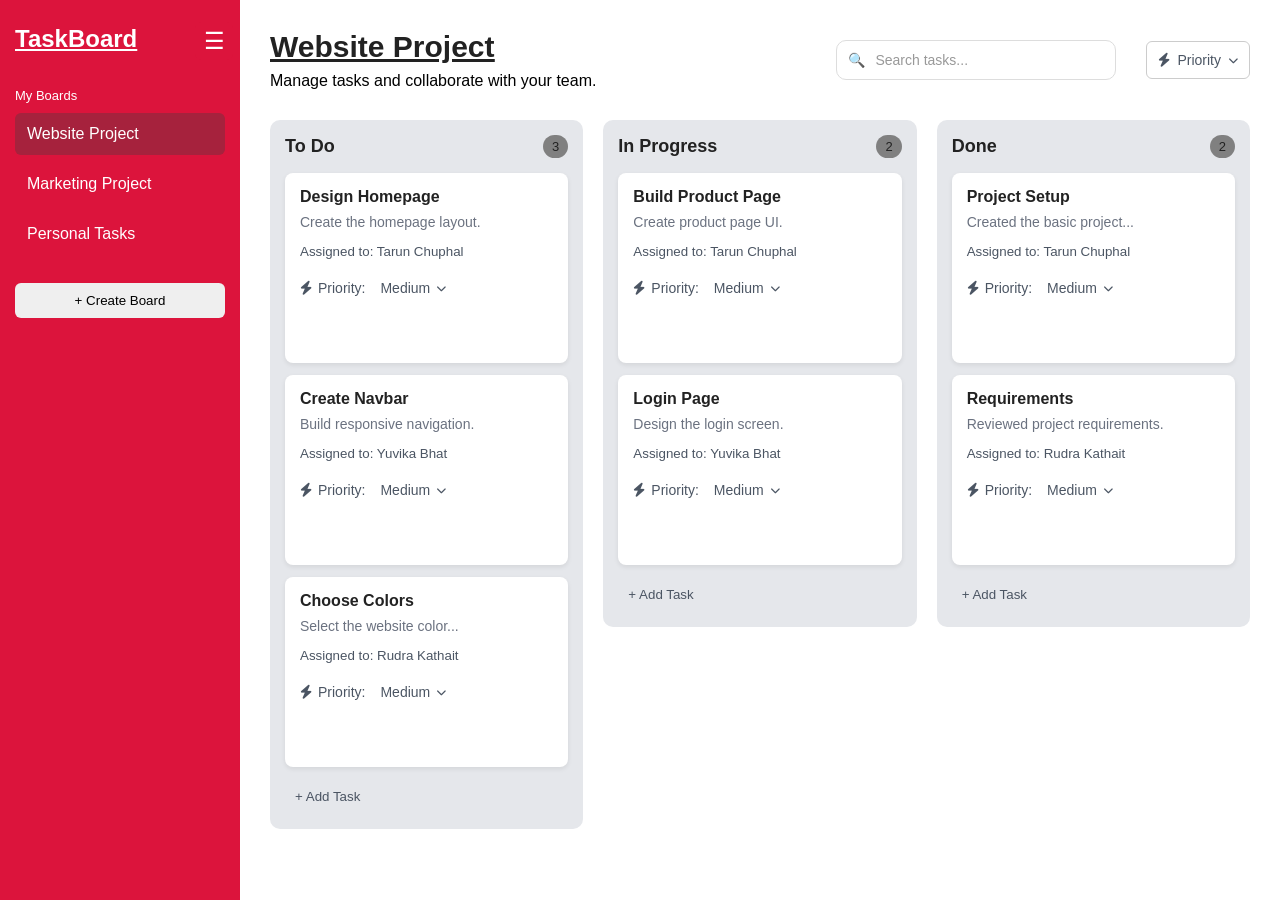
<file: index.html>
<!DOCTYPE html>
<html lang="en">

<head>
    <meta charset="UTF-8">
    <meta name="viewport" content="width=device-width, initial-scale=1.0">

    <title>Collaborative Task Board</title>

    <link rel="stylesheet" href="style.css">

    <link
        rel="stylesheet"
        href="https://cdnjs.cloudflare.com/ajax/libs/font-awesome/6.5.2/css/all.min.css">
</head>

<body>

    <div class="app">

        <!-- =========================
             SIDEBAR
        ========================== -->

        <div class="sidebar-container">

            <aside class="sidebar">

                <div class="sidebar-header">
                    <h2><u>TaskBoard</u></h2>
                </div>

                <p class="sidebar-title">
                    My Boards
                </p>

                <div
                    class="board-item active"
                    data-board="website">
                    Website Project
                </div>

                <div
                    class="board-item"
                    data-board="marketing">
                    Marketing Project
                </div>

                <div
                    class="board-item"
                    data-board="personal">
                    Personal Tasks
                </div>

                <button class="create-board">
                    + Create Board
                </button>

            </aside>

            <button id="toggleSidebar">
                ☰
            </button>

        </div>


        <!-- =========================
             MAIN CONTENT
        ========================== -->

        <main class="main-content">

            <!-- BOARD HEADER -->

            <header class="board-header">

                <div>

                    <h1>
                        <u>Website Project</u>
                    </h1>

                    <p>
                        Manage tasks and collaborate with your team.
                    </p>

                </div>


                <!-- HEADER CONTROLS -->

                <div class="header-controls">

                    <!-- SEARCH -->

                    <div class="search-box">

                        <input
                            type="text"
                            id="searchInput"
                            placeholder="Search tasks...">

                        <button
                            id="clearSearch"
                            type="button">
                            ×
                        </button>

                    </div>


                    <!-- PRIORITY FILTER -->

                    <div class="filter-box">

                        <button
                            id="priorityFilterBtn"
                            type="button">

                            <i class="fa-solid fa-bolt"></i>

                            <span>
                                Priority
                            </span>

                            <i class="fa-solid fa-chevron-down"></i>

                        </button>


                        <div
                            id="priorityFilterOptions"
                            class="filter-options">

                            <button data-priority="all">
                                All Priorities
                            </button>

                            <button data-priority="Highest">

                                <i class="fa-solid fa-angles-up"></i>

                                Highest

                            </button>

                            <button data-priority="High">

                                <i class="fa-solid fa-caret-up"></i>

                                High

                            </button>

                            <button data-priority="Medium">

                                <i class="fa-solid fa-minus"></i>

                                Medium

                            </button>

                            <button data-priority="Low">

                                <i class="fa-solid fa-caret-down"></i>

                                Low

                            </button>

                            <button data-priority="Lowest">

                                <i class="fa-solid fa-angles-down"></i>

                                Lowest

                            </button>

                            <button data-priority="Hotfix">

                                <i class="fa-solid fa-fire-flame-curved"></i>

                                Hotfix

                            </button>

                        </div>

                    </div>

                </div>

            </header>


            <!-- =========================
                 BOARD
            ========================== -->

            <section class="board">


                <!-- TO DO -->

                <div class="list">

                    <div class="list-header">

                        <h2>
                            To Do
                        </h2>

                        <span class="task-count">
                            3
                        </span>

                    </div>


                    <div class="task-card">

                        <h3>
                            Design Homepage
                        </h3>

                        <p>
                            Create the homepage layout.
                        </p>

                        <small>
                            Assigned to: Tarun Chuphal
                        </small>

                    </div>


                    <div class="task-card">

                        <h3>
                            Create Navbar
                        </h3>

                        <p>
                            Build responsive navigation.
                        </p>

                        <small>
                            Assigned to: Yuvika bhat
                        </small>

                    </div>


                    <div class="task-card">

                        <h3>
                            Choose Colors
                        </h3>

                        <p>
                            Select the website color palette.
                        </p>

                        <small>
                            Assigned to: Rudra Kathait
                        </small>

                    </div>


                    <button class="add-task">
                        + Add Task
                    </button>

                </div>


                <!-- IN PROGRESS -->

                <div class="list">

                    <div class="list-header">

                        <h2>
                            In Progress
                        </h2>

                        <span class="task-count">
                            2
                        </span>

                    </div>


                    <div class="task-card">

                        <h3>
                            Build Product Page
                        </h3>

                        <p>
                            Create product page UI.
                        </p>

                        <small>
                            Assigned to: Tarun Chuphal
                        </small>

                    </div>


                    <div class="task-card">

                        <h3>
                            Login Page
                        </h3>

                        <p>
                            Design the login screen.
                        </p>

                        <small>
                            Assigned to: Yuvika bhat
                        </small>

                    </div>


                    <button class="add-task">
                        + Add Task
                    </button>

                </div>


                <!-- DONE -->

                <div class="list">

                    <div class="list-header">

                        <h2>
                            Done
                        </h2>

                        <span class="task-count">
                            2
                        </span>

                    </div>


                    <div class="task-card">

                        <h3>
                            Project Setup
                        </h3>

                        <p>
                            Created the basic project structure.
                        </p>

                        <small>
                            Assigned to: Tarun Chuphal
                        </small>

                    </div>


                    <div class="task-card">

                        <h3>
                            Requirements
                        </h3>

                        <p>
                            Reviewed project requirements.
                        </p>

                        <small>
                            Assigned to: Rudra Kathait
                        </small>

                    </div>


                    <button class="add-task">
                        + Add Task
                    </button>

                </div>

            </section>

        </main>

    </div>


    <!-- =========================
         JAVASCRIPT FILES
    ========================== -->

    <script src="js/data.js"></script>

    <script src="js/helpers.js"></script>

    <script src="js/dragDrop.js"></script>

    <script src="js/description.js"></script>

    <script src="js/task.js"></script>

    <script src="js/list.js"></script>

    <script src="js/boards.js"></script>

    <script src="js/search.js"></script>

    <script src="js/filter.js"></script>

    <script src="js/main.js"></script>


    <!-- =========================
         CUSTOM ALERT
    ========================== -->

    <div
        id="customAlert"
        class="custom-alert">

        <div class="custom-alert-box">


            <div class="custom-alert-icon">

                <i class="fa-solid fa-circle-exclamation"></i>

            </div>


            <div class="custom-alert-content">

                <h3 id="customAlertTitle">
                    Alert
                </h3>

                <p id="customAlertMessage">
                    Something went wrong.
                </p>

            </div>


            <button id="customAlertClose">
                OK
            </button>

        </div>

    </div>


    <!-- =========================
         CUSTOM CONFIRM
    ========================== -->

    <div
        id="customConfirm"
        class="custom-alert">

        <div class="custom-alert-box">


            <div class="custom-alert-icon">

                <i class="fa-solid fa-triangle-exclamation"></i>

            </div>


            <div class="custom-alert-content">

                <h3 id="customConfirmTitle">
                    Unsaved Changes
                </h3>

                <p id="customConfirmMessage">
                    Your work is not saved.
                    Are you sure you want to close?
                </p>

            </div>


            <div class="custom-confirm-buttons">

                <button id="customConfirmLeave">
                    Yes
                </button>

                <button id="customConfirmCancel">
                    No
                </button>

            </div>

        </div>

    </div>

</body>

</html>
</file>
<file: style.css>
* {
    margin: 0;
    padding: 0;
    box-sizing: border-box;
}

body {
    font-family: Arial, sans-serif;
    background: white;
    color: #222;
    overflow-x: hidden;
}

button,
input {
    font-family: inherit;
}

button {
    cursor: pointer;
}

.app {
    display: flex;
    min-height: 100vh;
}


/* =========================
   SIDEBAR
========================= */

.sidebar-container {
    position: relative;
    width: 240px;
    flex-shrink: 0;
    transition: width 0.25s ease;
}

.sidebar {
    width: 240px;
    height: 100%;
    padding: 25px 15px;
    background: crimson;
    color: white;
    overflow: hidden;
    transition: width 0.25s ease, padding 0.25s ease;
}

.sidebar-header {
    display: flex;
    align-items: center;
    gap: 8px;
    margin-bottom: 35px;
    white-space: nowrap;
}

.sidebar-header h2 {
    margin: 0;
}

.sidebar-title {
    font-size: 13px;
    margin-bottom: 10px;
    white-space: nowrap;
}

.board-item {
    padding: 12px;
    margin-bottom: 8px;
    border-radius: 6px;
    cursor: pointer;
    white-space: nowrap;
}

.board-item:hover,
.board-item.active {
    background: rgb(166, 34, 61);
}

.create-board {
    width: 100%;
    padding: 10px;
    margin-top: 20px;
    border: none;
    border-radius: 6px;
}

.sidebar-container.collapsed {
    width: 50px;
}

.sidebar-container.collapsed .sidebar {
    width: 50px;
    padding: 25px 9px;
}

.sidebar-container.collapsed .sidebar-header h2,
.sidebar-container.collapsed .sidebar-title,
.sidebar-container.collapsed .board-item,
.sidebar-container.collapsed .create-board {
    opacity: 0;
    pointer-events: none;
}

#toggleSidebar {
    position: absolute;
    top: 22px;
    right: 7px;
    z-index: 10;
    width: 38px;
    height: 38px;
    border: none;
    border-radius: 6px;
    background: crimson;
    color: white;
    font-size: 23px;
    display: flex;
    align-items: center;
    justify-content: center;
}

#toggleSidebar:hover {
    background: darkred;
}


/* =========================
   MAIN CONTENT
========================= */

.main-content {
    flex: 1;
    min-width: 0;
    padding: 30px;
}

.board-header {
    display: flex;
    justify-content: space-between;
    align-items: center;
    gap: 20px;
    margin-bottom: 30px;
}

.board-header h1 {
    margin-bottom: 8px;
    font-size: 30px;
    text-decoration: underline;
}

.board-header p {
    color: black;
}


/* =========================
   BOARD & LISTS
========================= */

.board {
    display: grid;
    grid-template-columns: repeat(auto-fit, minmax(300px, 1fr));
    gap: 20px;
    width: 100%;
    align-items: start;
}

.list {
    width: 100%;
    min-width: 0;
    min-height: 400px;
    padding: 15px;
    background: #e5e7eb;
    border-radius: 10px;
}

.list-header {
    display: flex;
    justify-content: space-between;
    align-items: center;
    gap: 8px;
    margin-bottom: 15px;
}

.list-header h2 {
    font-size: 18px;
    overflow: hidden;
    text-overflow: ellipsis;
    white-space: nowrap;
}

.header-right {
    display: flex;
    align-items: center;
    gap: 6px;
}

.list-header span {
    padding: 4px 9px;
    background: gray;
    border-radius: 20px;
    font-size: 13px;
    flex-shrink: 0;
}


/* =========================
   TASK CARD
========================= */

.task-card {
    position: relative;
    padding: 15px;
    margin-bottom: 12px;
    background: white;
    border-radius: 8px;
    box-shadow: 0 2px 5px rgba(0, 0, 0, 0.08);
    cursor: pointer;
    overflow-wrap: anywhere;
    transition: transform 0.15s ease, opacity 0.15s ease;
}

.task-card:active {
    cursor: grabbing;
}

.task-card.dragging {
    transform: scale(0.97);
    opacity: 0.8;
    cursor: grabbing;
}

body.is-dragging,
body.is-dragging * {
    cursor: grabbing !important;
}

.task-card h3 {
    margin-bottom: 8px;
    font-size: 16px;
    overflow-wrap: anywhere;
}

.task-card p {
    margin-bottom: 12px;
    color: #6b7280;
    font-size: 14px;
    overflow-wrap: anywhere;
}

.task-card small {
    color: #4b5563;
    overflow-wrap: anywhere;
}


/* =========================
   TASK CARD PRIORITY
========================= */

.task-card .priority-dropdown {
    display: flex;
    align-items: center;
    gap: 10px;
    width: fit-content;
    margin-top: 20px;
    font-size: 14px;
    color: #4b5563;
}

.task-card .priority-label {
    display: flex;
    align-items: center;
    gap: 6px;
    white-space: nowrap;
    font-size: 14px;
    color: #4b5563;
    font-weight: normal;
    line-height: normal;
}

.task-card .priority-label i {
    font-size: 14px;
    color: #4b5563;
}

.task-card .priority-selector {
    position: relative;
}

.task-card .priority-btn {
    display: flex;
    align-items: center;
    gap: 6px;
    padding: 0 5px;
    border: none;
    border-radius: 4px;
    background: transparent;
    color: #4b5563;
    font-size: 14px;
    font-weight: normal;
    line-height: normal;
    transition: background 0.15s ease;
}

.task-card .priority-btn:hover {
    background: #dfdcdc;
}

.task-card .priority-btn i {
    font-size: 10px;
}

.task-card .priority-options {
    top: calc(100% + 5px);
}


/* =========================
   TASK BUTTONS
========================= */

.task-buttons {
    display: flex;
    justify-content: flex-end;
    gap: 5px;
    margin-top: 20px;
}

.edit-btn,
.delete-btn,
.task-edit-btn {
    width: 32px;
    height: 32px;
    padding: 0;
    border: none;
    border-radius: 6px;
    background: white;
    display: flex;
    align-items: center;
    justify-content: center;
}

.task-edit-btn {
    position: absolute;
    top: 8px;
    right: 15px;
    opacity: 0;
    transition: opacity 0.15s ease, background 0.15s ease;
}

.delete-btn {
    opacity: 0;
    transition: opacity 0.15s ease, background 0.15s ease;
}

.task-card:hover .task-edit-btn,
.task-card:hover .delete-btn {
    opacity: 1;
}

.edit-btn:hover,
.delete-btn:hover,
.task-edit-btn:hover {
    background: #f5f5f5;
}

.delete-btn i,
.edit-btn i {
    font-size: 18px;
}

.task-edit-btn i {
    font-size: 19px;
}


/* =========================
   FORMS
========================= */

.task-form,
.edit-form,
.board-form {
    display: flex;
    flex-direction: column;
    gap: 8px;
    width: 100%;
}

.task-form {
    margin-bottom: 10px;
}

.edit-form {
    margin-top: 10px;
}

.board-form {
    position: relative;
    z-index: 20;
    margin-top: 10px;
}

.task-form input,
.edit-form input,
.board-form input,
.assigned-autocomplete input {
    width: 100%;
    padding: 8px;
    border: 1px solid #ccc;
    border-radius: 5px;
}

.task-form button,
.edit-form button,
.board-form button {
    padding: 8px 10px;
    border: none;
    border-radius: 5px;
}

.task-form button:first-of-type {
    background: crimson;
    color: white;
}

.task-form button:last-of-type,
.edit-form button:last-of-type {
    background: #ccc;
    color: #222;
}

.task-form button:hover {
    opacity: 0.8;
}

.board-form button {
    width: 100%;
}

.board-form button:first-of-type {
    background: white;
    color: crimson;
}

.board-form button:last-of-type {
    background: #ddd;
    color: #222;
}


/* =========================
   ADD TASK
========================= */

.add-task {
    width: 100%;
    padding: 10px;
    border: none;
    border-radius: 6px;
    background: transparent;
    color: #4b5563;
    text-align: left;
}

.add-task:hover {
    background: #c4c6c9;
}


/* =========================
   REMOVE LIST
========================= */

.remove-list {
    width: 24px;
    height: 24px;
    margin-left: 5px;
    border: none;
    border-radius: 50%;
    background: crimson;
    color: white;
    font-size: 18px;
    line-height: 24px;
    flex-shrink: 0;
}

.remove-list:hover {
    background: darkred;
}


/* =========================
   SEARCH
========================= */

.search-box {
    position: relative;
    width: 280px;
    max-width: 100%;
    margin-right: 20px;
}

.search-box::before {
    content: "🔍";
    position: absolute;
    left: 12px;
    top: 50%;
    transform: translateY(-50%);
    font-size: 14px;
}

.search-box input {
    width: 100%;
    padding: 11px 38px;
    border: 1px solid #ddd;
    border-radius: 10px;
    outline: none;
    background: white;
    font-size: 14px;
}

.search-box input:focus {
    border-color: crimson;
    box-shadow: 0 0 0 3px rgba(220, 20, 60, 0.1);
}

.search-box input::placeholder {
    color: #999;
}

#clearSearch {
    position: absolute;
    right: 10px;
    top: 50%;
    width: 24px;
    height: 24px;
    padding: 0;
    transform: translateY(-50%);
    border: none;
    border-radius: 50%;
    background: transparent;
    color: #888;
    font-size: 18px;
    display: none;
}

#clearSearch:hover {
    background: #eee;
    color: crimson;
}


/* =========================
   ASSIGNED MEMBER
========================= */

.task-form select,
.edit-form select {
    padding: 8px;
    border: 1px solid #ccc;
    border-radius: 5px;
    background: white;
}

.assigned-autocomplete {
    position: relative;
    width: 100%;
}

.assigned-suggestions {
    position: absolute;
    top: 100%;
    left: 0;
    right: 0;
    z-index: 100;
    display: none;
    background: white;
    border: 1px solid #ddd;
    border-radius: 5px;
    box-shadow: 0 3px 8px rgba(0, 0, 0, 0.12);
}

.assigned-suggestions div {
    padding: 8px;
    cursor: pointer;
}

.assigned-suggestions div:hover {
    background: #f1f1f1;
}


/* =========================
   PRIORITY
========================= */

.priority-dropdown {
    display: flex;
    align-items: center;
    gap: 10px;
    width: fit-content;
}

.priority-label {
    display: flex;
    align-items: center;
    gap: 6px;
    white-space: nowrap;
}

.priority-label i {
    font-size: 15px;
}

.priority-selector {
    position: relative;
}

.priority-btn {
    display: flex;
    align-items: center;
    gap: 7px;
    padding: 7px 10px;
    border: 1px solid #ccc;
    border-radius: 5px;
    background: white;
    color: #222;
    font-size: 14px;
    transition: background 0.15s ease;
}

.priority-btn:hover {
    background: #f5f5f5;
}

.priority-btn i {
    font-size: 11px;
}

.priority-options {
    position: absolute;
    top: calc(100% + 4px);
    left: 0;
    min-width: 125px;
    z-index: 1000;
    display: none;
    padding: 4px;
    background: white;
    border: 1px solid #ddd;
    border-radius: 6px;
    box-shadow: 0 4px 12px rgba(0, 0, 0, 0.12);
}

.priority-option {
    display: flex;
    align-items: center;
    gap: 8px;
    width: 100%;
    padding: 8px 9px;
    border: none;
    border-radius: 4px;
    background: white;
    color: #222;
    text-align: left;
    font-size: 14px;
}

.priority-option i {
    width: 16px;
    text-align: center;
}

.priority-option:nth-child(1) i {
    color: #dc2626;
}

.priority-option:nth-child(2) i {
    color: #f97316;
}

.priority-option:nth-child(3) i {
    color: #eab308;
}

.priority-option:nth-child(4) i {
    color: #22c55e;
}

.priority-option:nth-child(5) i {
    color: #6b7280;
}

.priority-option:nth-child(6) i {
    color: #ef4444;
}


/* ==================================================
   DESCRIPTION OVERLAY
================================================== */

.description-overlay {
    position: fixed;
    inset: 0;
    z-index: 9999;

    display: flex;
    align-items: center;
    justify-content: center;

    padding: 30px;

    background: rgba(15, 23, 42, 0.62);
    backdrop-filter: blur(3px);

    overflow-y: auto;
}


/* ==================================================
   DESCRIPTION EDITOR
================================================== */

.description-editor {
    width: min(850px, 100%);
    max-height: calc(100vh - 60px);

    display: flex;
    flex-direction: column;

    background: #f4f5f8;

    border: none;
    border-top: 5px solid crimson;
    border-radius: 14px;

    box-shadow: 0 25px 70px rgba(0, 0, 0, 0.4);

    overflow: hidden;
}


/* ==================================================
   OVERLAY HEADER
================================================== */

.description-editor-header {
    display: flex;
    align-items: flex-start;
    justify-content: space-between;
    gap: 20px;

    padding: 22px 24px;

    border-bottom: 1px solid #f0cdd5;
    background: linear-gradient(180deg, #fff0f3 0%, #ffffff 100%);
}


/* TITLE + ASSIGNED TO */

.description-editor-header > div:first-child {
    min-width: 0;
    flex: 1;
}

.description-editor-header h2 {
    margin: 0 0 8px;

    font-size: 22px;
    line-height: 1.3;
    font-weight: 700;

    color: #111;

    overflow-wrap: anywhere;
}

.description-editor-header p {
    display: flex;
    align-items: center;
    gap: 7px;

    margin: 0;

    color: #444;
    font-size: 14px;
    font-weight: 500;
}

.description-editor-header p:not(:empty)::before {
    content: "👤";
    font-size: 13px;
}


/* ==================================================
   EDIT TITLE
================================================== */

.overlay-title-input {
    width: 100%;

    margin-bottom: 8px;
    padding: 7px 9px;

    border: 1px solid #c9ced6;
    border-radius: 6px;

    outline: none;
    background: white;

    font-size: 21px;
    font-weight: 700;
    color: #111;
}

.overlay-title-input:focus {
    border-color: crimson;
    box-shadow: 0 0 0 3px rgba(220, 20, 60, 0.08);
}


/* ==================================================
   CLOSE BUTTON
================================================== */

.description-close {
    width: 36px;
    height: 36px;

    display: flex;
    align-items: center;
    justify-content: center;

    flex-shrink: 0;

    border: none;
    border-radius: 7px;

    background: #f1f2f5;
    color: #555;

    font-size: 25px;

    transition: background 0.2s ease, color 0.2s ease;
}

.description-close:hover {
    background: #fde3e8;
    color: crimson;
}


/* ==================================================
   TOOLBAR
================================================== */

.description-toolbar {
    display: flex;
    align-items: center;
    gap: 5px;

    padding: 9px 18px;

    border-bottom: 1px solid #e3e6eb;

    background: white;
}

.description-toolbar button {
    min-width: 34px;
    height: 32px;

    padding: 0 8px;

    border: none;
    border-radius: 6px;

    background: #f1f2f5;
    color: #333;

    font-size: 14px;
    font-weight: 600;

    transition: background 0.2s ease, color 0.2s ease;
}

.description-toolbar button:hover {
    background: #fde3e8;
    color: crimson;
}

.description-toolbar button:active {
    background: #f9c6d0;
}


/* REMOVE IMAGE */

.description-toolbar .remove-image-btn {
    margin-left: auto;

    padding: 0 11px;

    background: #fee2e2;
    color: #dc2626;
    font-size: 13px;
}

.description-toolbar .remove-image-btn:hover {
    background: #fecaca;
    color: #b91c1c;
}


/* ==================================================
   ASSIGNED MEMBER IN EDIT MODE
   (sits directly under the title)
================================================== */

.assigned-row {
    display: flex;
    align-items: center;
    flex-wrap: wrap;
    gap: 10px;
}

.assigned-label {
    color: #333;
    font-size: 14px;
    font-weight: 600;
    white-space: nowrap;
}

.assigned-label::before {
    content: "👤";
    margin-right: 6px;
    font-size: 13px;
}

.description-editor .assigned-autocomplete {
    flex: 1 1 180px;
    min-width: 0;
    width: auto;
    margin: 0;
}

.description-editor .assigned-autocomplete input {
    width: 100%;

    padding: 9px 11px;

    border: 1px solid #c9ced6;
    border-radius: 7px;

    outline: none;
    background: white;

    font-size: 14px;
}

.description-editor .assigned-autocomplete input:focus {
    border-color: crimson;
    box-shadow: 0 0 0 3px rgba(220, 20, 60, 0.08);
}


/* ==================================================
   DESCRIPTION CONTENT
================================================== */

.description-content {
    flex: 1;

    min-height: 260px;
    max-height: 48vh;

    margin: 18px 22px;

    padding: 18px;

    border: 1px solid #d3d7de;
    border-radius: 8px;

    box-shadow: 0 1px 4px rgba(0, 0, 0, 0.06);

    outline: none;

    background: white;

    color: #222;

    font-size: 15px;
    line-height: 1.7;

    overflow-y: auto;
    overflow-x: hidden;

    overflow-wrap: anywhere;
}

.description-content:focus {
    border-color: crimson;

    box-shadow: 0 0 0 3px rgba(220, 20, 60, 0.08);
}

.description-content:empty::before {
    content: attr(data-placeholder);

    color: #9ca3af;

    pointer-events: none;
}


/* ==================================================
   DESCRIPTION IMAGES
================================================== */

.description-content img {
    display: block;

    max-width: 100%;
    max-height: 350px;

    width: auto;
    height: auto;

    margin: 12px 0;

    border-radius: 8px;

    object-fit: contain;
}

.description-content img.selected-image {
    outline: 2px solid crimson;
    outline-offset: 3px;
}


/* ==================================================
   ACTIONS
================================================== */

.description-actions {
    display: flex;
    justify-content: flex-end;
    align-items: center;
    gap: 10px;

    padding: 14px 22px;

    border-top: 1px solid #e3e6eb;

    background: white;
}

.description-actions button {
    min-width: 85px;

    padding: 9px 17px;

    border: none;
    border-radius: 6px;

    font-size: 14px;

    transition: background 0.2s ease, opacity 0.2s ease;
}


/* CANCEL */

.description-cancel {
    background: white;
    color: #374151;
    box-shadow: inset 0 0 0 1px #c9ced6;
}

.description-cancel:hover {
    background: #f1f2f5;
}


/* SAVE */

.description-save {
    background: crimson;
    color: white;
    font-weight: 600;
    box-shadow: 0 3px 8px rgba(220, 20, 60, 0.35);
}

.description-save:hover {
    background: darkred;
}


/* HIDE FILE INPUT */

.description-editor input[type="file"] {
    display: none;
}


/* ==================================================
   TASK DETAIL VIEW
================================================== */

.task-detail-view {
    width: 100%;
    min-height: calc(100vh - 40px);

    padding: 25px 30px;
}


/* TOP BAR */

.task-detail-top {
    display: flex;
    align-items: center;

    margin-bottom: 25px;
}

.back-btn {
    display: flex;
    align-items: center;
    gap: 8px;

    padding: 9px 14px;

    border: 1px solid #ddd;
    border-radius: 7px;

    background: white;
    color: #444;

    font-size: 14px;

    transition: background 0.2s ease;
}

.back-btn:hover {
    background: #f5f5f5;
}


/* HEADER */

.task-detail-header {
    background: white;

    padding: 26px 30px;

    border: 1px solid #e5e7eb;
    border-top: 4px solid crimson;
    border-radius: 12px;

    box-shadow: 0 4px 16px rgba(0, 0, 0, 0.07);
}

.task-detail-header h1 {
    margin: 0 0 22px;

    font-size: 30px;
    font-weight: 700;
    line-height: 1.25;
    color: #111;

    overflow-wrap: anywhere;
}


/* META */

.task-detail-meta {
    display: flex;
    align-items: flex-start;
    flex-wrap: wrap;
    gap: 16px 45px;

    padding-top: 18px;

    border-top: 1px solid #eceef2;

    font-size: 14px;
}

.assigned-info,
.detail-priority {
    display: flex;
    flex-direction: column;
    gap: 8px;
}

.detail-label {
    color: #8a919c;

    font-size: 11px;
    font-weight: 700;
    letter-spacing: 0.08em;
    text-transform: uppercase;
}

.detail-value {
    display: flex;
    align-items: center;
    gap: 9px;

    color: #222;

    font-size: 15px;
    font-weight: 600;
}

.detail-avatar {
    width: 30px;
    height: 30px;

    display: flex;
    align-items: center;
    justify-content: center;

    flex-shrink: 0;

    border-radius: 50%;

    background: crimson;
    color: white;

    font-size: 11px;
    font-weight: 700;
}

.detail-avatar.unassigned {
    background: #cbd0d8;
}


/* PRIORITY CHIP */

.priority-chip {
    display: inline-flex;
    align-items: center;
    gap: 7px;

    width: fit-content;

    padding: 5px 13px;

    border-radius: 999px;

    background: #f1f2f5;
    color: #444;

    font-size: 14px;
    font-weight: 600;
}

.priority-highest { background: #fee2e2; color: #b91c1c; }
.priority-high    { background: #ffedd5; color: #c2410c; }
.priority-medium  { background: #fef3c7; color: #a16207; }
.priority-low     { background: #dcfce7; color: #15803d; }
.priority-lowest  { background: #eef1f5; color: #475569; }
.priority-hotfix  { background: #fecaca; color: #991b1b; }


/* LINE (spacing only) */

.detail-line {
    width: 100%;
    height: 0;

    margin: 12px 0;
}


/* DESCRIPTION CARD */

.task-detail-content {
    background: white;

    padding: 28px;

    border: 1px solid #e5e7eb;
    border-radius: 12px;

    box-shadow: 0 4px 16px rgba(0, 0, 0, 0.07);
}

.task-detail-content > h2 {
    display: flex;
    align-items: center;
    gap: 10px;

    margin: 0 0 20px;
    padding-bottom: 14px;

    border-bottom: 1px solid #eceef2;

    font-size: 17px;
    font-weight: 700;
    color: #222;
}

.task-detail-content > h2 i {
    color: crimson;
}

.task-detail-description {
    min-height: 150px;

    color: #374151;

    font-size: 15px;
    line-height: 1.75;

    word-wrap: break-word;
}

.task-detail-description.is-empty {
    color: #9ca3af;
    font-style: italic;
}

.task-detail-description h1,
.task-detail-description h2,
.task-detail-description h3 {
    margin: 22px 0 10px;

    color: #111;
    line-height: 1.3;
}

.task-detail-description h1 { font-size: 26px; }
.task-detail-description h2 { font-size: 21px; }
.task-detail-description h3 { font-size: 17px; }

.task-detail-description > :first-child {
    margin-top: 0;
}

.task-detail-description p {
    margin: 0 0 12px;
}

.task-detail-description ul,
.task-detail-description ol {
    margin: 0 0 14px;
    padding-left: 24px;
}

.task-detail-description li {
    margin-bottom: 4px;
}

.task-detail-description a {
    color: crimson;
    text-decoration: underline;
}

.task-detail-description hr {
    border: none;
    border-top: 1px solid #ddd;

    margin: 18px 0;
}

.task-detail-description img {
    display: block;

    max-width: 100%;
    height: auto;

    margin: 16px 0;

    border-radius: 10px;

    border: 1px solid #e5e7eb;
    box-shadow: 0 2px 8px rgba(0, 0, 0, 0.08);
}


/* ==================================================
   TASK DETAIL BUTTONS
================================================== */

.task-detail-buttons {
    display: flex;
    gap: 10px;

    margin-top: 25px;
}

.back-btn i {
    transition: transform 0.2s ease;
}

.back-btn:hover i {
    transform: translateX(-3px);
}

.back-btn,
.detail-edit-btn,
.detail-delete-btn {
    padding: 8px 14px;

    border: none;
    border-radius: 6px;
}

.back-btn,
.detail-delete-btn {
    background: crimson;
    color: white;
}

.back-btn:hover,
.detail-delete-btn:hover {
    background: darkred;
}

.detail-edit-btn {
    background: #2563eb;
    color: white;
}


/* ==================================================
   IMAGE CONTROLS
================================================== */

.remove-image-btn {
    padding: 7px 12px;

    border: none;
    border-radius: 6px;

    background: #ff1744;
    color: white;

    font-weight: bold;
}

.remove-image-btn:hover {
    background: #ff0033;
}

.selected-image {
    outline: 3px solid crimson;
    outline-offset: 3px;
}


/* ==================================================
   PRIORITY FILTER
================================================== */

.header-controls {
    display: flex;
    align-items: center;
    gap: 10px;
}

.filter-box {
    position: relative;
}

#priorityFilterBtn {
    display: flex;
    align-items: center;
    gap: 7px;

    height: 38px;

    padding: 0 11px;

    border: 1px solid #ccc;
    border-radius: 6px;

    background: white;
    color: #4b5563;

    font-size: 14px;
}

#priorityFilterBtn:hover {
    background: #f5f5f5;
}

#priorityFilterBtn i:first-child {
    font-size: 14px;
}

#priorityFilterBtn i:last-child {
    font-size: 10px;
}

.filter-options {
    position: absolute;

    top: calc(100% + 5px);
    right: 0;

    min-width: 155px;

    padding: 5px;

    background: white;

    border: 1px solid #ddd;
    border-radius: 7px;

    box-shadow: 0 5px 15px rgba(0, 0, 0, 0.12);

    z-index: 2000;

    display: none;
}

.filter-options button {
    display: flex;
    align-items: center;
    gap: 9px;

    width: 100%;

    padding: 9px 10px;

    border: none;
    border-radius: 5px;

    background: white;
    color: #333;

    font-size: 14px;

    text-align: left;
}

.filter-options button:hover {
    background: #f5f5f5;
}

.filter-options button i {
    width: 16px;
    text-align: center;
}

.filter-options button:nth-child(2) i {
    color: #dc2626;
}

.filter-options button:nth-child(3) i {
    color: #f97316;
}

.filter-options button:nth-child(4) i {
    color: #eab308;
}

.filter-options button:nth-child(5) i {
    color: #22c55e;
}

.filter-options button:nth-child(6) i {
    color: #6b7280;
}

.filter-options button:nth-child(7) i {
    color: #ef4444;
}


/* ==================================================
   CUSTOM ALERT
================================================== */

.custom-alert {
    position: fixed;
    inset: 0;

    display: none;

    align-items: center;
    justify-content: center;

    background: rgba(0, 0, 0, 0.35);

    z-index: 10000;
}

.custom-alert-box {
    width: 360px;

    padding: 24px;

    background: white;

    border-radius: 12px;

    box-shadow: 0 10px 35px rgba(0, 0, 0, 0.2);

    text-align: center;
}

.custom-alert-icon {
    width: 48px;
    height: 48px;

    margin: 0 auto 12px;

    display: flex;
    align-items: center;
    justify-content: center;

    border-radius: 50%;

    background: #fee2e2;
    color: #dc2626;

    font-size: 22px;
}

.custom-alert-content h3 {
    margin-bottom: 6px;

    font-size: 18px;
    color: #222;
}

.custom-alert-content p {
    margin-bottom: 20px;

    color: #666;
    font-size: 14px;
}

#customAlertClose {
    min-width: 80px;

    padding: 8px 18px;

    border: none;
    border-radius: 6px;

    background: #dc2626;
    color: white;

    font-size: 14px;
}

#customAlertClose:hover {
    background: #b91c1c;
}


/* ==================================================
   CUSTOM CONFIRM
================================================== */

.custom-confirm-buttons {
    display: flex;
    justify-content: center;
    gap: 10px;
}

#customConfirmCancel,
#customConfirmLeave {
    min-width: 80px;

    padding: 8px 16px;

    border: none;
    border-radius: 6px;

    font-size: 14px;
}

#customConfirmCancel {
    background: #e5e7eb;
    color: #333;
}

#customConfirmCancel:hover {
    background: #d1d5db;
}

#customConfirmLeave {
    background: #dc2626;
    color: white;
}

#customConfirmLeave:hover {
    background: #b91c1c;
}


/* ==================================================
   RESPONSIVE
================================================== */

@media (max-width: 1100px) {

    .board {
        grid-template-columns: repeat(
            auto-fit,
            minmax(280px, 1fr)
        );
    }
}


@media (max-width: 900px) {

    .sidebar-container,
    .sidebar {
        width: 200px;
    }

    .sidebar-container.collapsed,
    .sidebar-container.collapsed .sidebar {
        width: 50px;
    }

    .main-content {
        padding: 20px;
    }

    .board-header {
        flex-wrap: wrap;
    }

    .search-box {
        width: 250px;
        margin-right: 0;
    }

    .board {
        grid-template-columns: 1fr;
    }

    .list {
        width: 100%;
    }
}


@media (max-width: 700px) {

    .task-detail-view {
        padding: 15px 10px 30px;
    }

    .task-detail-header {
        padding: 20px;
    }

    .task-detail-header h1 {
        font-size: 25px;
    }

    .task-detail-content {
        padding: 20px;
    }

    .task-detail-meta {
        flex-wrap: wrap;
        gap: 12px;
    }

    .description-overlay {
        align-items: flex-start;
        padding: 12px;
    }

    .description-editor {
        width: 100%;
        max-height: calc(100vh - 24px);

        margin-top: 0;

        border-radius: 11px;
    }

    .description-editor-header {
        padding: 17px;
    }

    .description-editor-header h2 {
        font-size: 19px;
    }

    .description-toolbar {
        padding: 8px 12px;
        flex-wrap: wrap;
    }

    .description-content {
        min-height: 240px;
        max-height: 50vh;

        margin: 14px;

        padding: 15px;
    }

    .description-actions {
        padding: 12px 14px;
    }
}


@media (max-width: 600px) {

    .app {
        flex-direction: column;
    }

    .sidebar-container,
    .sidebar {
        width: 100%;
    }

    .sidebar {
        height: auto;
        padding: 15px;
    }

    .sidebar-container.collapsed {
        width: 100%;
        height: 50px;
    }

    .sidebar-container.collapsed .sidebar {
        width: 100%;
        height: 50px;
        padding: 9px 15px;
    }

    .sidebar-container.collapsed .sidebar-header {
        margin: 0;
    }

    #toggleSidebar {
        top: 9px;
        right: 15px;
    }

    .sidebar-header {
        margin-bottom: 20px;
    }

    .board-item {
        display: inline-block;

        margin-right: 5px;
        margin-bottom: 5px;

        padding: 10px;
    }

    .create-board {
        margin-top: 10px;
    }

    .main-content {
        width: 100%;
        padding: 15px;
    }

    .board-header {
        flex-direction: column;
        align-items: stretch;

        gap: 12px;

        margin-bottom: 20px;
    }

    .board-header h1 {
        font-size: 24px;
    }

    .board-header p {
        font-size: 14px;
        line-height: 1.4;
    }

    .search-box {
        width: 100%;
    }

    .board {
        grid-template-columns: 1fr;
        gap: 15px;
    }

    .list {
        min-height: 300px;
        padding: 12px;
    }

    .task-card {
        padding: 13px;
    }

    .task-card h3 {
        font-size: 15px;
    }

    .task-card p {
        font-size: 13px;
    }

    .task-card .priority-dropdown {
        margin-top: 18px;
    }

    .task-card .priority-label,
    .task-card .priority-btn {
        font-size: 13px;
    }

    .task-card .priority-label i {
        font-size: 13px;
    }

    .description-editor-header {
        padding: 15px;
    }

    .description-editor-header h2 {
        font-size: 18px;
    }

    .description-content {
        min-height: 220px;
        max-height: 48vh;
    }

    .description-actions {
        flex-wrap: wrap;
    }

    .description-cancel,
    .description-save {
        flex: 1;
        min-width: 100px;
    }

    .task-detail-description {
        font-size: 14px;
    }
}


@media (max-width: 400px) {

    .main-content {
        padding: 10px;
    }

    .sidebar {
        padding: 12px;
    }

    .board-header h1 {
        font-size: 21px;
    }

    .list {
        padding: 10px;
    }

    .task-card {
        padding: 11px;
    }

    .description-overlay {
        padding: 7px;
    }

    .description-editor {
        max-height: calc(100vh - 14px);
    }

    .description-editor-header {
        padding: 13px;
    }

    .description-content {
        margin: 10px;
        padding: 12px;
    }

    .description-actions {
        padding: 10px;
    }

    .task-detail-header h1 {
        font-size: 21px;
    }

    .task-detail-content {
        padding: 15px;
    }
}


/* =========================
   SHORT SCREENS
   keep Cancel / Save visible
========================= */

@media (max-height: 640px) {

    .description-content {
        min-height: 140px;
    }
}
</file>
